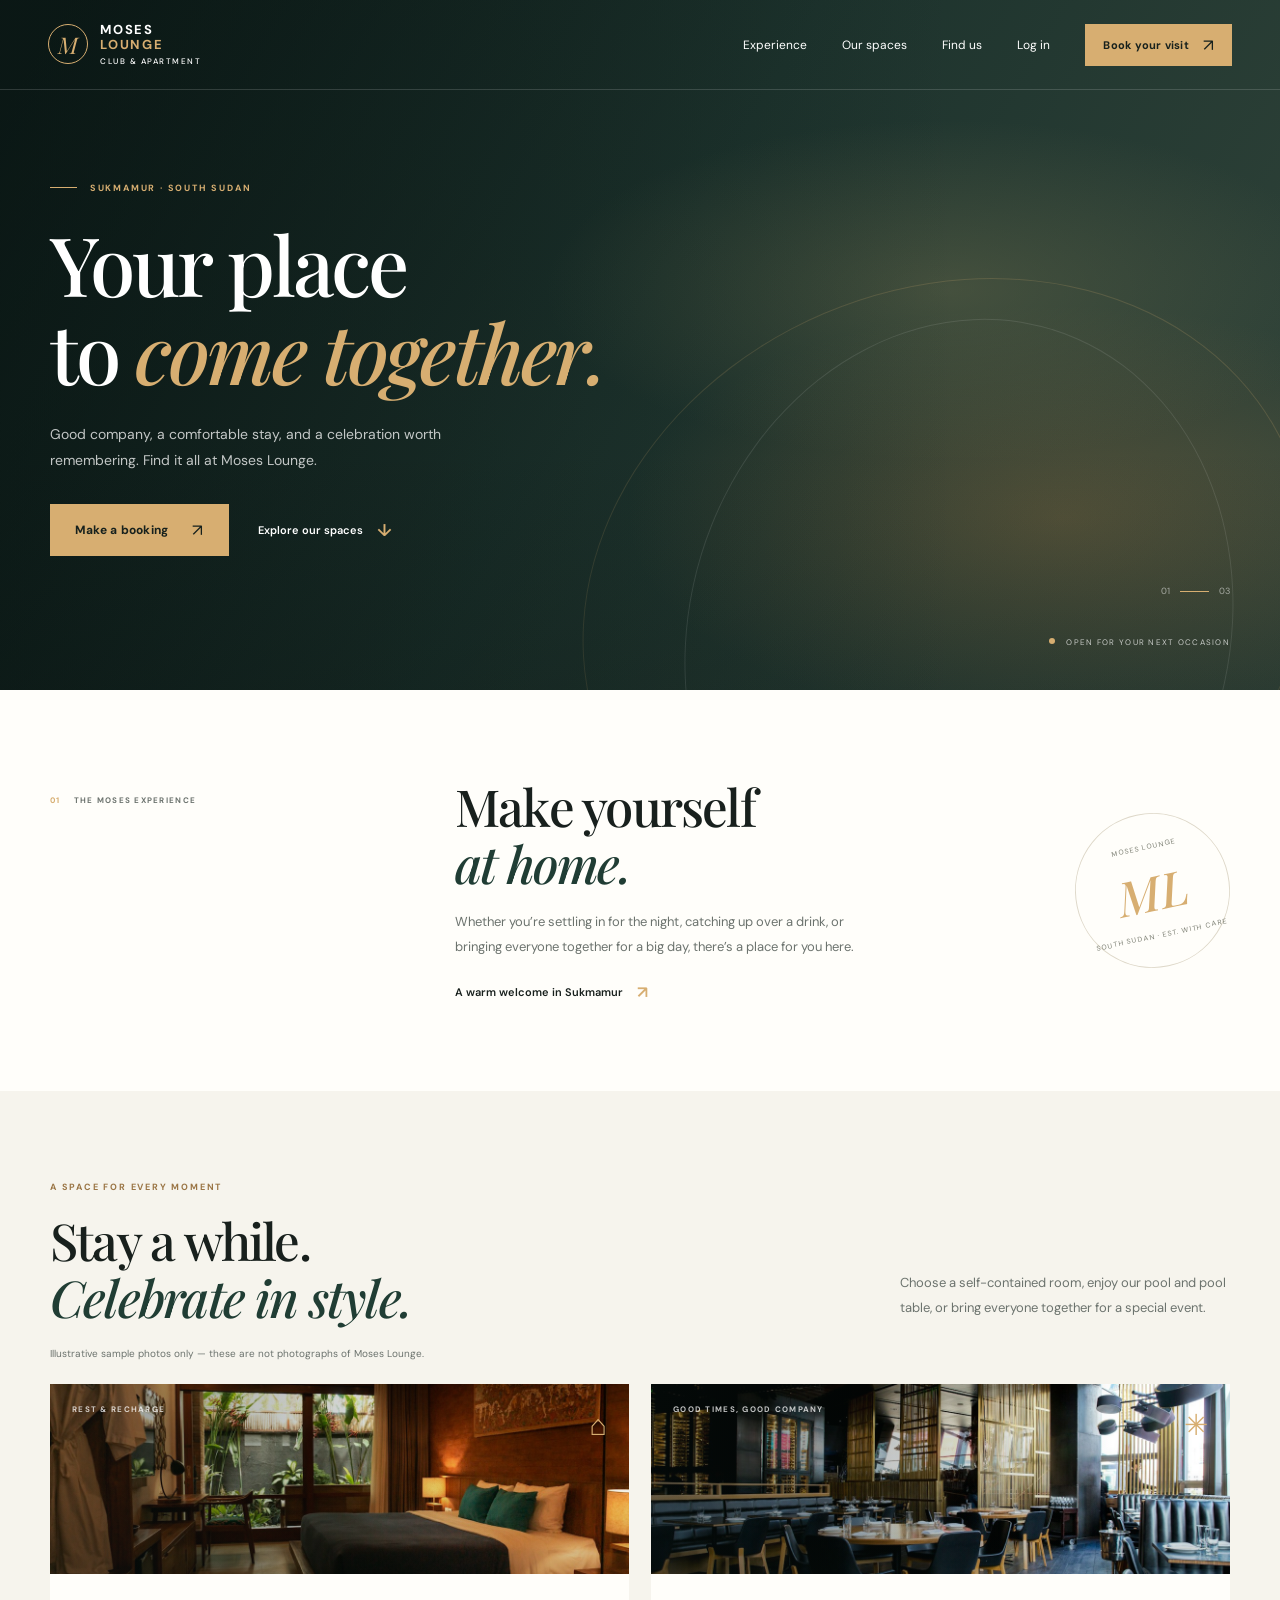
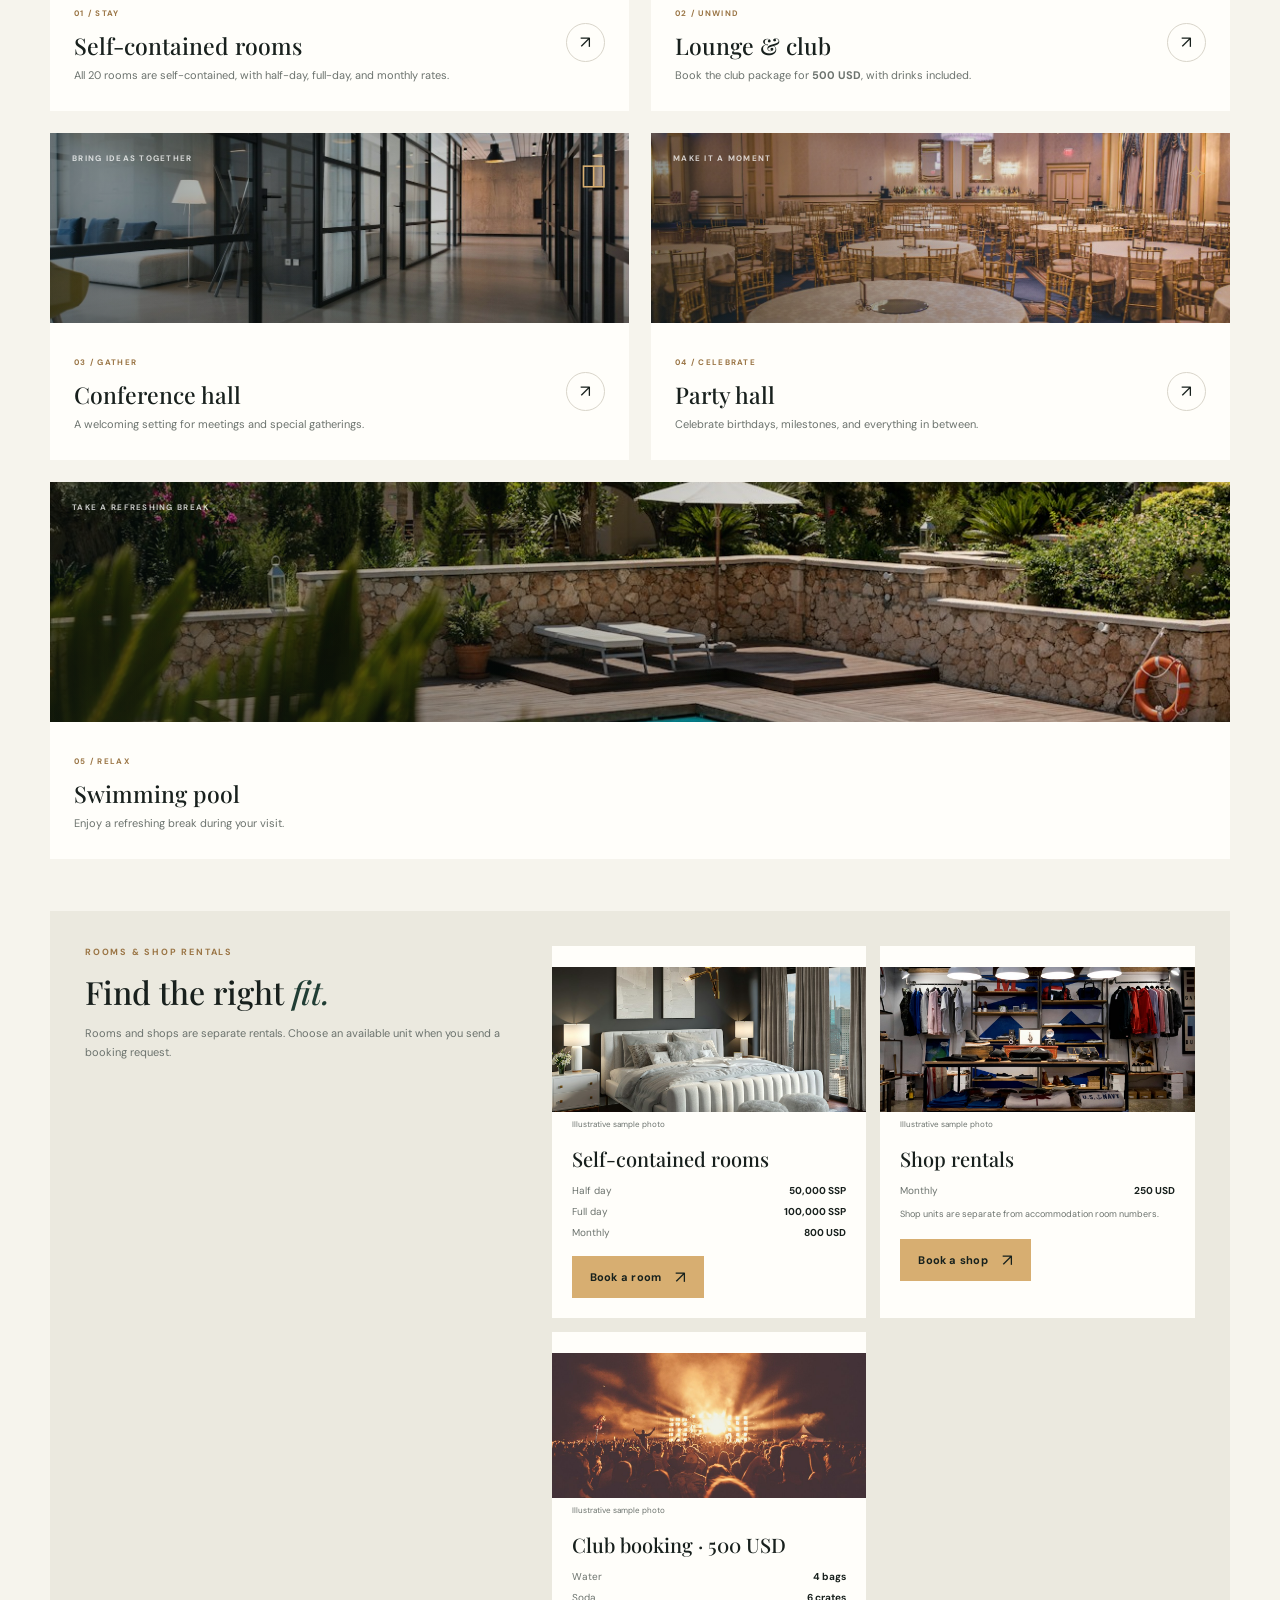
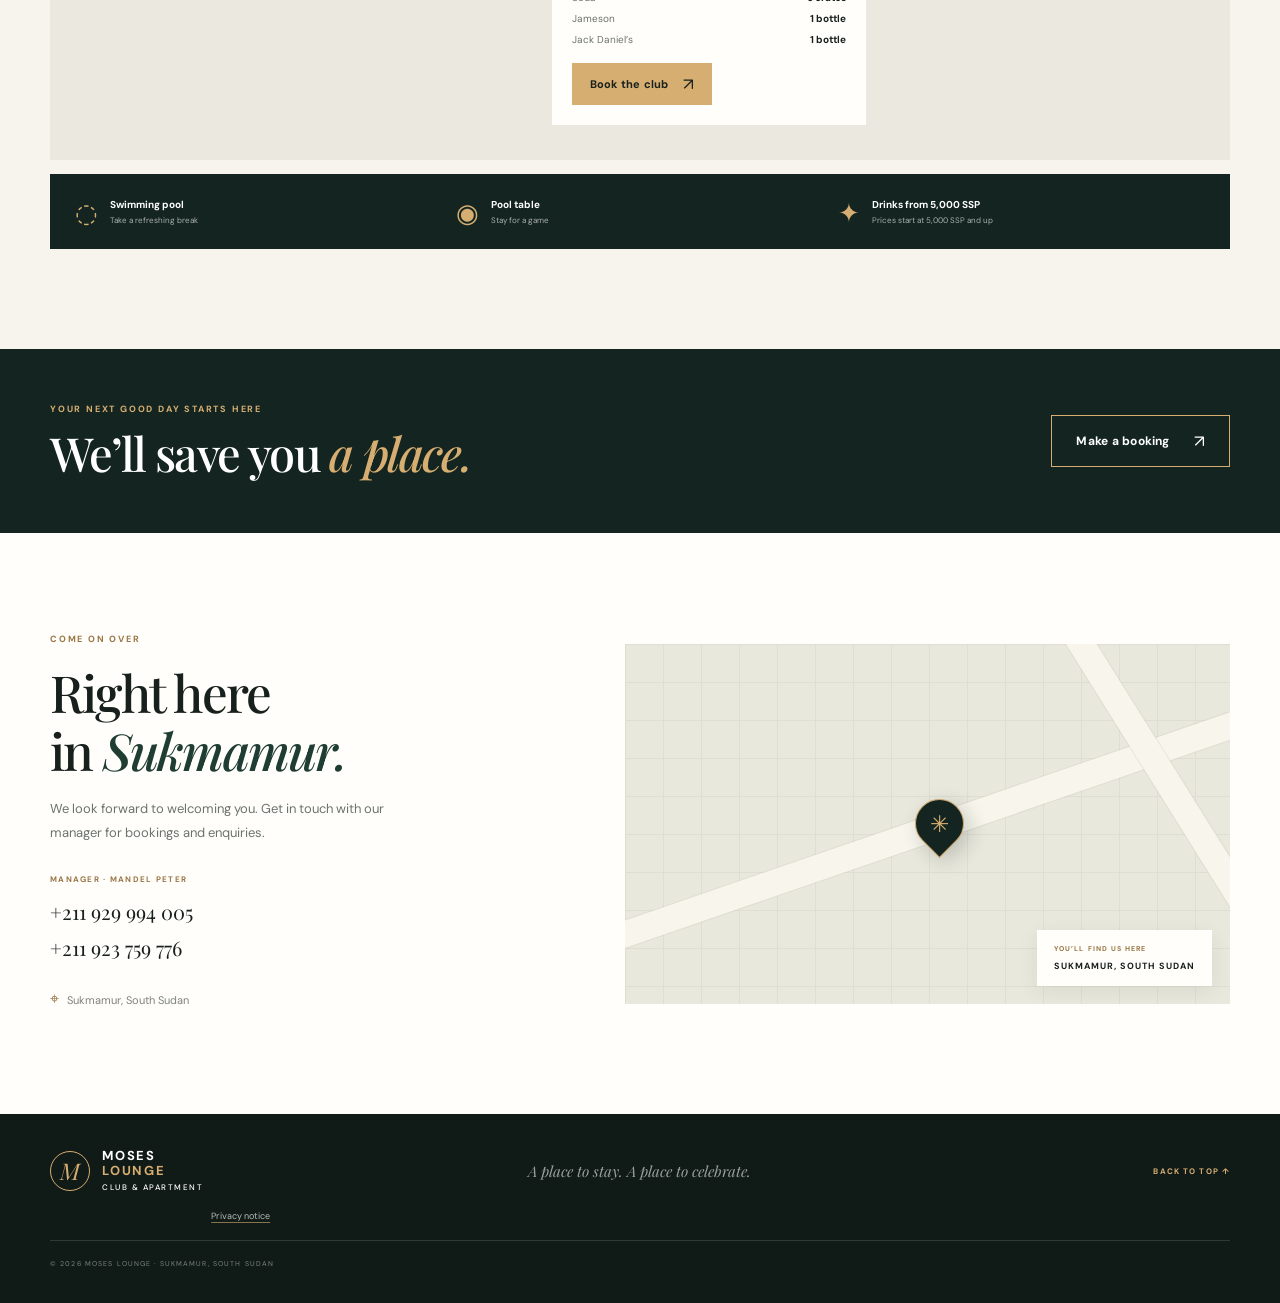
<file: index.html>
<!doctype html>
<html lang="en">
  <head>
    <meta charset="utf-8">
    <meta name="viewport" content="width=device-width, initial-scale=1">
    <meta name="theme-color" content="#101b1a">
    <meta name="description" content="Book a stay, a table, or your next event at Moses Lounge Club & Apartment in Sukmamur, South Sudan.">
    <title>Moses Lounge Club & Apartment | Sukmamur, South Sudan</title>
    <link rel="icon" href="icon.svg" type="image/svg+xml">
    <link rel="apple-touch-icon" href="icon-180.png">
    <link rel="manifest" href="manifest.webmanifest">
    <link rel="stylesheet" href="styles.css?v=7">
    <script src="app.js?v=5" defer></script>
  </head>
  <body>
    <header class="site-header">
      <a class="brand" href="#home" aria-label="Moses Lounge Club and Apartment home">
        <span class="brand-mark" aria-hidden="true">M</span>
        <span class="brand-name">MOSES <span>LOUNGE</span><small>CLUB &amp; APARTMENT</small></span>
      </a>
      <button class="menu-toggle" type="button" aria-expanded="false" aria-controls="site-nav" aria-label="Open navigation">
        <span></span><span></span>
      </button>
      <nav class="site-nav" id="site-nav" aria-label="Main navigation">
        <a href="#experience">Experience</a>
        <a href="#spaces">Our spaces</a>
        <a href="#location">Find us</a>
        <button class="nav-account" type="button" data-account-action="signin">Log in</button>
        <button class="button button-small" type="button" data-book>Book your visit <span aria-hidden="true">↗</span></button>
      </nav>
    </header>

    <main>
      <section class="hero" id="home">
        <div class="hero-shade"></div>
        <div class="hero-content">
          <p class="eyebrow"><span class="eyebrow-line"></span> SUKMAMUR · SOUTH SUDAN</p>
          <h1>Your place<br>to <em>come together.</em></h1>
          <p class="hero-copy">Good company, a comfortable stay, and a celebration worth remembering. Find it all at Moses Lounge.</p>
          <div class="hero-actions">
            <button class="button" type="button" data-book>Make a booking <span aria-hidden="true">↗</span></button>
            <a class="text-link" href="#spaces">Explore our spaces <span aria-hidden="true">↓</span></a>
          </div>
        </div>
        <div class="hero-note"><span class="note-dot"></span> OPEN FOR YOUR NEXT OCCASION</div>
        <div class="hero-index" aria-hidden="true">01 <span></span> 03</div>
      </section>

      <section class="intro section-wrap" id="experience">
        <div class="intro-label"><span class="section-number">01</span><span>THE MOSES EXPERIENCE</span></div>
        <div class="intro-copy">
          <h2>Make yourself<br><em>at home.</em></h2>
          <p>Whether you’re settling in for the night, catching up over a drink, or bringing everyone together for a big day, there’s a place for you here.</p>
          <a class="text-link dark-link" href="#location">A warm welcome in Sukmamur <span aria-hidden="true">↗</span></a>
        </div>
        <div class="intro-stamp" aria-label="Moses Lounge, South Sudan"><span>MOSES LOUNGE</span><b>ML</b><span>SOUTH SUDAN · EST. WITH CARE</span></div>
      </section>

      <section class="spaces-section" id="spaces">
        <div class="section-wrap">
          <div class="section-heading">
            <div><p class="eyebrow dark-eyebrow">A SPACE FOR EVERY MOMENT</p><h2>Stay a while.<br><em>Celebrate in style.</em></h2></div>
            <p>Choose a self-contained room, enjoy our pool and pool table, or bring everyone together for a special event.</p>
          </div>
          <p class="photo-disclaimer">Illustrative sample photos only — these are not photographs of Moses Lounge.</p>
          <div class="spaces-grid">
            <article class="space-card card-apartment">
              <div class="space-art"><img class="space-photo" src="assets/photos/sample-room.jpg" alt="Illustrative sample photo of a comfortable guest room"><span class="art-label">REST &amp; RECHARGE</span><span class="art-icon" aria-hidden="true">⌂</span></div>
              <div class="space-info"><div><span class="space-number">01 / STAY</span><h3>Self-contained rooms</h3><p>All 20 rooms are self-contained, with half-day, full-day, and monthly rates.</p></div><button class="circle-arrow" type="button" data-book-service="Accommodation room" aria-label="Book an accommodation room">↗</button></div>
            </article>
            <article class="space-card card-lounge">
              <div class="space-art"><img class="space-photo" src="assets/photos/sample-lounge.jpg" alt="Illustrative sample photo of a restaurant and lounge"><span class="art-label">GOOD TIMES, GOOD COMPANY</span><span class="art-icon" aria-hidden="true">✳</span></div>
              <div class="space-info"><div><span class="space-number">02 / UNWIND</span><h3>Lounge &amp; club</h3><p>Book the club package for <strong>500 USD</strong>, with drinks included.</p></div><button class="circle-arrow" type="button" data-book-service="Lounge &amp; club" aria-label="Book the lounge and club">↗</button></div>
            </article>
            <article class="space-card card-conference">
              <div class="space-art"><img class="space-photo" src="assets/photos/sample-conference.jpg" alt="Illustrative sample photo of a meeting space"><span class="art-label">BRING IDEAS TOGETHER</span><span class="art-icon" aria-hidden="true">◫</span></div>
              <div class="space-info"><div><span class="space-number">03 / GATHER</span><h3>Conference hall</h3><p>A welcoming setting for meetings and special gatherings.</p></div><button class="circle-arrow" type="button" data-book-service="Conference hall" aria-label="Book the conference hall">↗</button></div>
            </article>
            <article class="space-card card-party">
              <div class="space-art"><img class="space-photo" src="assets/photos/sample-party-hall.jpg" alt="Illustrative sample photo of a decorated event hall"><span class="art-label">MAKE IT A MOMENT</span><span class="art-icon" aria-hidden="true">✧</span></div>
              <div class="space-info"><div><span class="space-number">04 / CELEBRATE</span><h3>Party hall</h3><p>Celebrate birthdays, milestones, and everything in between.</p></div><button class="circle-arrow" type="button" data-book-service="Party hall" aria-label="Book the party hall">↗</button></div>
            </article>
            <article class="space-card card-pool">
              <div class="space-art"><img class="space-photo" src="assets/photos/sample-pool.jpg" alt="Illustrative sample photo of an outdoor swimming pool"><span class="art-label">TAKE A REFRESHING BREAK</span><span class="art-icon" aria-hidden="true">◌</span></div>
              <div class="space-info"><div><span class="space-number">05 / RELAX</span><h3>Swimming pool</h3><p>Enjoy a refreshing break during your visit.</p></div></div>
            </article>
          </div>
          <section class="rental-details" aria-labelledby="rental-heading">
            <div class="rental-heading">
              <p class="eyebrow dark-eyebrow">ROOMS &amp; SHOP RENTALS</p>
              <h3 id="rental-heading">Find the right <em>fit.</em></h3>
              <p>Rooms and shops are separate rentals. Choose an available unit when you send a booking request.</p>
            </div>
            <div class="rental-cards">
              <article class="rental-card">
                <span class="space-number">ACCOMMODATION · ROOMS 1–20</span>
                <figure class="rental-photo-figure"><img class="rental-photo" src="assets/photos/sample-room-2.jpg" alt="Illustrative sample photo of a furnished rental bedroom"><figcaption>Illustrative sample photo</figcaption></figure>
                <h4>Self-contained rooms</h4>
                <ul>
                  <li>Half day <strong>50,000 SSP</strong></li>
                  <li>Full day <strong>100,000 SSP</strong></li>
                  <li>Monthly <strong>800 USD</strong></li>
                </ul>
                <button class="button button-small rental-book" type="button" data-book-service="Accommodation room">Book a room <span aria-hidden="true">↗</span></button>
              </article>
              <article class="rental-card">
                <span class="space-number">COMMERCIAL · SHOPS 1–15</span>
                <figure class="rental-photo-figure"><img class="rental-photo" src="assets/photos/sample-shop.jpg" alt="Illustrative sample photo of a retail shop interior"><figcaption>Illustrative sample photo</figcaption></figure>
                <h4>Shop rentals</h4>
                <ul><li>Monthly <strong>250 USD</strong></li></ul>
                <p>Shop units are separate from accommodation room numbers.</p>
                <button class="button button-small rental-book" type="button" data-book-service="Shop rental">Book a shop <span aria-hidden="true">↗</span></button>
              </article>
              <article class="rental-card">
                <span class="space-number">LOUNGE &amp; CLUB PACKAGE</span>
                <figure class="rental-photo-figure"><img class="rental-photo" src="assets/photos/sample-club.jpg" alt="Illustrative sample photo of a live music and club event"><figcaption>Illustrative sample photo</figcaption></figure>
                <h4>Club booking · 500 USD</h4>
                <ul>
                  <li>Water <strong>4 bags</strong></li>
                  <li>Soda <strong>6 crates</strong></li>
                  <li>Jameson <strong>1 bottle</strong></li>
                  <li>Jack Daniel’s <strong>1 bottle</strong></li>
                </ul>
                <button class="button button-small rental-book" type="button" data-book-service="Lounge &amp; club">Book the club <span aria-hidden="true">↗</span></button>
              </article>
            </div>
          </section>
          <div class="amenities-row">
            <div><span class="amenity-symbol" aria-hidden="true">◌</span><span><strong>Swimming pool</strong><small>Take a refreshing break</small></span></div>
            <div><span class="amenity-symbol" aria-hidden="true">◉</span><span><strong>Pool table</strong><small>Stay for a game</small></span></div>
            <div><span class="amenity-symbol" aria-hidden="true">✦</span><span><strong>Drinks from 5,000 SSP</strong><small>Prices start at 5,000 SSP and up</small></span></div>
          </div>
        </div>
      </section>

      <section class="booking-strip">
        <div class="section-wrap strip-inner"><div><p class="eyebrow">YOUR NEXT GOOD DAY STARTS HERE</p><h2>We’ll save you <em>a place.</em></h2></div><button class="button button-light" type="button" data-book>Make a booking <span aria-hidden="true">↗</span></button></div>
      </section>

      <section class="location-section section-wrap" id="location">
        <div class="location-copy">
          <p class="eyebrow dark-eyebrow">COME ON OVER</p>
          <h2>Right here<br>in <em>Sukmamur.</em></h2>
          <p>We look forward to welcoming you. Get in touch with our manager for bookings and enquiries.</p>
          <div class="contact-details">
            <span class="contact-label">MANAGER · MANDEL PETER</span>
            <a href="tel:+211929994005">+211 929 994 005</a>
            <a href="tel:+211923759776">+211 923 759 776</a>
          </div>
          <p class="location-address"><span aria-hidden="true">⌖</span> Sukmamur, South Sudan</p>
        </div>
        <div class="location-card" role="img" aria-label="Moses Lounge Club and Apartment in Sukmamur, South Sudan">
          <div class="map-grid"></div><div class="map-road road-one"></div><div class="map-road road-two"></div>
          <div class="map-pin"><span>✳</span></div><div class="map-caption"><span>YOU’LL FIND US HERE</span><b>SUKMAMUR, SOUTH SUDAN</b></div>
        </div>
      </section>

      <section class="my-bookings section-wrap" id="my-bookings" hidden>
        <div class="bookings-heading"><div><p class="eyebrow dark-eyebrow">YOUR PLANS</p><h2>My bookings</h2></div><button class="button button-small" type="button" data-book>New booking <span aria-hidden="true">↗</span></button></div>
        <div id="booking-list" class="booking-list" aria-live="polite"></div>
      </section>
    </main>

    <footer class="site-footer">
      <a class="brand footer-brand" href="#home"><span class="brand-mark" aria-hidden="true">M</span><span class="brand-name">MOSES <span>LOUNGE</span><small>CLUB &amp; APARTMENT</small></span></a>
      <span class="footer-note">A place to stay. A place to celebrate.</span>
      <a class="footer-top" href="#home">BACK TO TOP ↑</a>
      <a class="footer-privacy" href="privacy.html">Privacy notice</a>
      <span class="copyright">© <span id="year"></span> MOSES LOUNGE · SUKMAMUR, SOUTH SUDAN</span>
    </footer>

    <dialog class="modal" id="account-dialog" aria-labelledby="account-title">
      <form method="dialog"><button class="modal-close" aria-label="Close" value="close">×</button></form>
      <div class="modal-content">
        <p class="eyebrow dark-eyebrow">WELCOME TO MOSES LOUNGE</p>
        <h2 id="account-title">Your plans,<br><em>all in one place.</em></h2>
        <div class="auth-tabs" role="tablist" aria-label="Account options">
          <button class="auth-tab is-active" type="button" role="tab" aria-selected="true" data-auth-tab="signin">Log in</button>
          <button class="auth-tab" type="button" role="tab" aria-selected="false" data-auth-tab="signup">Create account</button>
        </div>
        <button class="google-signin" id="google-signin" type="button">Continue with Google</button>
        <p class="google-note">Gmail addresses work in the email form below. Google account sign-in needs Google OAuth setup.</p>
        <form id="auth-form" class="modal-form">
          <label id="name-field" hidden>Full name<input name="name" autocomplete="name" minlength="2"></label>
          <label>Email or Gmail address<input name="email" type="email" autocomplete="email" placeholder="you@gmail.com" required></label>
          <label>Password<input name="password" type="password" autocomplete="current-password" minlength="8" required></label>
          <p class="form-note">This demo keeps your account on this device only. Do not reuse an important password.</p>
          <p class="form-message" id="auth-message" aria-live="polite"></p>
          <button class="button form-submit" type="submit" id="auth-submit">Log in <span aria-hidden="true">↗</span></button>
        </form>
      </div>
    </dialog>

    <dialog class="modal" id="booking-dialog" aria-labelledby="booking-title">
      <form method="dialog"><button class="modal-close" aria-label="Close" value="close">×</button></form>
      <div class="modal-content">
        <p class="eyebrow dark-eyebrow">LET’S MAKE IT HAPPEN</p>
        <h2 id="booking-title">Plan your <em>visit.</em></h2>
        <p class="modal-intro">Send us your booking request and we’ll be in touch to confirm the details.</p>
        <form id="booking-form" class="modal-form">
          <label>What would you like to book?
            <select name="service" required>
              <option value="">Choose a space</option>
              <option value="Accommodation room">Self-contained accommodation room (1–20)</option>
              <option value="Shop rental">Shop unit (1–15)</option>
              <option>Lounge &amp; club</option><option>Conference hall</option><option>Party hall</option>
            </select>
          </label>
          <div class="form-row booking-unit-row" id="unit-row" hidden>
            <label id="unit-label" for="booking-unit">Choose a unit</label>
            <select name="unit" id="booking-unit" required></select>
          </div>
          <label id="duration-field" hidden>Rental period
            <select name="duration">
              <option value="">Choose a period</option>
              <option value="half-day">Half day · 50,000 SSP</option>
              <option value="full-day">Full day · 100,000 SSP</option>
              <option value="monthly-room">Monthly · 800 USD</option>
            </select>
          </label>
          <p class="booking-price" id="booking-price" aria-live="polite"></p>
          <div class="form-row">
            <label>Date<input name="date" type="date" required></label>
            <label>Guests<input name="guests" type="number" min="1" max="500" value="2" required></label>
          </div>
          <label>Anything we should know? <span class="optional">(optional)</span><textarea name="notes" rows="3" maxlength="500" placeholder="Tell us about your plans…"></textarea></label>
          <p class="form-note">Your request is saved on this device. Please call Mandel Peter to confirm availability.</p>
          <p class="form-message" id="booking-message" aria-live="polite"></p>
          <button class="button form-submit" type="submit">Send booking request <span aria-hidden="true">↗</span></button>
        </form>
      </div>
    </dialog>

    <div class="toast" id="toast" role="status" aria-live="polite"></div>
  </body>
</html>
</file>
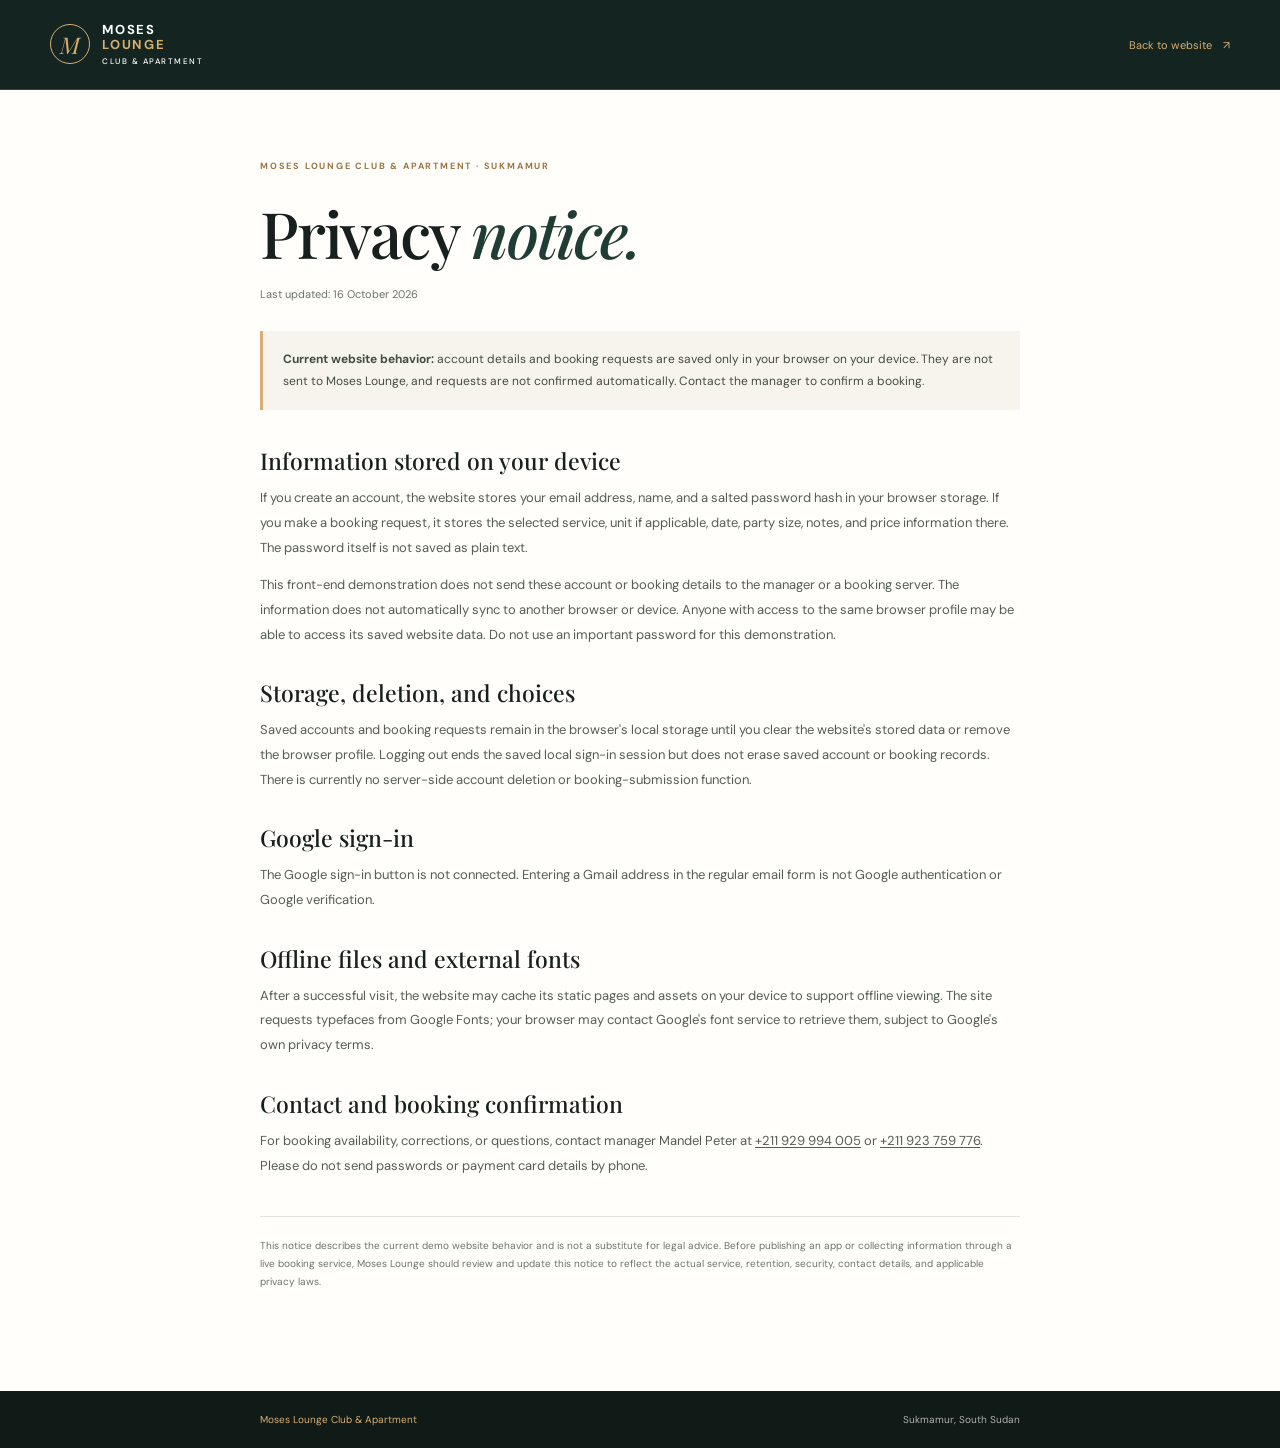
<file: privacy.html>
<!doctype html>
<html lang="en">
  <head>
    <meta charset="utf-8">
    <meta name="viewport" content="width=device-width, initial-scale=1">
    <meta name="theme-color" content="#101b1a">
    <meta name="description" content="Privacy notice for the Moses Lounge Club & Apartment website and app.">
    <title>Privacy notice | Moses Lounge Club & Apartment</title>
    <link rel="icon" href="icon.svg" type="image/svg+xml">
    <link rel="stylesheet" href="styles.css?v=7">
  </head>
  <body>
    <header class="site-header privacy-header">
      <a class="brand" href="./" aria-label="Moses Lounge Club and Apartment home">
        <span class="brand-mark" aria-hidden="true">M</span>
        <span class="brand-name">MOSES <span>LOUNGE</span><small>CLUB &amp; APARTMENT</small></span>
      </a>
      <a class="privacy-home" href="./">Back to website <span aria-hidden="true">↗</span></a>
    </header>
    <main class="privacy-page">
      <p class="eyebrow dark-eyebrow">MOSES LOUNGE CLUB &amp; APARTMENT · SUKMAMUR</p>
      <h1>Privacy <em>notice.</em></h1>
      <p class="privacy-updated">Last updated: 16 October 2026</p>
      <div class="privacy-warning"><strong>Current website behavior:</strong> account details and booking requests are saved only in your browser on your device. They are not sent to Moses Lounge, and requests are not confirmed automatically. Contact the manager to confirm a booking.</div>

      <h2>Information stored on your device</h2>
      <p>If you create an account, the website stores your email address, name, and a salted password hash in your browser storage. If you make a booking request, it stores the selected service, unit if applicable, date, party size, notes, and price information there. The password itself is not saved as plain text.</p>
      <p>This front-end demonstration does not send these account or booking details to the manager or a booking server. The information does not automatically sync to another browser or device. Anyone with access to the same browser profile may be able to access its saved website data. Do not use an important password for this demonstration.</p>

      <h2>Storage, deletion, and choices</h2>
      <p>Saved accounts and booking requests remain in the browser's local storage until you clear the website's stored data or remove the browser profile. Logging out ends the saved local sign-in session but does not erase saved account or booking records. There is currently no server-side account deletion or booking-submission function.</p>

      <h2>Google sign-in</h2>
      <p>The Google sign-in button is not connected. Entering a Gmail address in the regular email form is not Google authentication or Google verification.</p>

      <h2>Offline files and external fonts</h2>
      <p>After a successful visit, the website may cache its static pages and assets on your device to support offline viewing. The site requests typefaces from Google Fonts; your browser may contact Google's font service to retrieve them, subject to Google's own privacy terms.</p>

      <h2>Contact and booking confirmation</h2>
      <p>For booking availability, corrections, or questions, contact manager Mandel Peter at <a href="tel:+211929994005">+211 929 994 005</a> or <a href="tel:+211923759776">+211 923 759 776</a>. Please do not send passwords or payment card details by phone.</p>

      <p class="privacy-disclaimer">This notice describes the current demo website behavior and is not a substitute for legal advice. Before publishing an app or collecting information through a live booking service, Moses Lounge should review and update this notice to reflect the actual service, retention, security, contact details, and applicable privacy laws.</p>
    </main>
    <footer class="privacy-footer"><a href="./">Moses Lounge Club &amp; Apartment</a><span>Sukmamur, South Sudan</span></footer>
  </body>
</html>
</file>
<file: styles.css>
@import url("https://fonts.googleapis.com/css2?family=DM+Sans:wght@400;500;600;700&family=Playfair+Display:ital,wght@0,500;0,600;0,700;1,500;1,600&display=swap");

:root {
  color-scheme: light;
  --ink: #18201d;
  --muted: #6c736e;
  --forest: #142521;
  --forest-light: #203d34;
  --gold: #d7ae71;
  --cream: #f6f4ed;
  --paper: #fffefa;
  --line: #e4e2da;
  --serif: "Playfair Display", Georgia, serif;
  --sans: "DM Sans", Arial, sans-serif;
}

* { box-sizing: border-box; }
html { scroll-behavior: smooth; scroll-padding-top: 82px; }
body { margin: 0; color: var(--ink); background: var(--paper); font-family: var(--sans); -webkit-font-smoothing: antialiased; }
button, input, select, textarea { font: inherit; }
button, a { -webkit-tap-highlight-color: transparent; }
a { color: inherit; text-decoration: none; }
button { color: inherit; }
.section-wrap { width: min(1180px, calc(100% - 96px)); margin-inline: auto; }

.site-header { position: absolute; z-index: 5; top: 0; left: 0; display: flex; align-items: center; justify-content: space-between; width: 100%; height: 90px; padding: 0 max(48px, calc((100vw - 1330px) / 2)); color: white; border-bottom: 1px solid rgb(255 255 255 / 15%); }
.brand { display: inline-flex; align-items: center; gap: 12px; flex-shrink: 0; }
.brand-mark { display: grid; width: 40px; height: 40px; place-items: center; border: 1px solid var(--gold); border-radius: 50%; color: var(--gold); font-family: var(--serif); font-size: 23px; font-style: italic; }
.brand-name { display: flex; flex-direction: column; font-size: 13px; font-weight: 700; letter-spacing: .14em; line-height: 1.1; }
.brand-name > span { color: var(--gold); }
.brand-name small { margin-top: 5px; font-size: 8px; font-weight: 500; letter-spacing: .19em; }
.site-nav { display: flex; align-items: center; gap: 35px; font-size: 12px; }
.site-nav > a:not(.button), .nav-account { transition: color .2s; }
.site-nav > a:not(.button):hover, .nav-account:hover { color: var(--gold); }
.nav-account { padding: 10px 0; border: 0; color: white; background: transparent; cursor: pointer; }
.button { display: inline-flex; min-height: 52px; align-items: center; justify-content: center; gap: 24px; padding: 0 24px; border: 1px solid var(--gold); background: var(--gold); color: #17211d; font-size: 12px; font-weight: 700; letter-spacing: .02em; cursor: pointer; transition: background .2s, color .2s, border-color .2s; }
.button:hover { border-color: #ecc88f; background: #ecc88f; }
.button span { font-size: 17px; font-weight: 400; }
.button-small { min-height: 42px; gap: 14px; padding-inline: 17px; font-size: 11px; }
.menu-toggle { display: none; }

.hero { position: relative; display: flex; min-height: 690px; align-items: center; overflow: hidden; padding: 110px max(48px, calc((100vw - 1180px) / 2)) 92px; color: white; background: radial-gradient(ellipse at 74% 42%, rgb(112 111 77 / 43%) 0%, transparent 30%), radial-gradient(ellipse at 83% 75%, rgb(178 125 65 / 30%) 0%, transparent 29%), linear-gradient(120deg, #0d1c19 4%, #1d332d 49%, #31443a 100%); }
.hero::before, .hero::after { position: absolute; right: -3%; bottom: -32%; width: 58%; height: 90%; border: 1px solid rgb(215 174 113 / 19%); border-radius: 50%; content: ""; transform: rotate(-23deg); }
.hero::after { right: 4%; bottom: -38%; width: 42%; height: 92%; border-color: rgb(255 255 255 / 10%); transform: rotate(17deg); }
.hero-shade { position: absolute; inset: 0; background: linear-gradient(90deg, rgb(8 19 17 / 50%) 0%, transparent 75%), linear-gradient(0deg, rgb(9 19 17 / 20%), transparent 35%); }
.hero-content { position: relative; z-index: 1; width: min(590px, 100%); padding-top: 30px; }
.eyebrow { margin: 0 0 25px; color: var(--gold); font-size: 9px; font-weight: 700; letter-spacing: .2em; }
.eyebrow-line { display: inline-block; width: 27px; height: 1px; margin: 0 9px 3px 0; background: var(--gold); }
h1, h2, h3, p { margin-top: 0; }
.hero h1 { margin: 0; font-family: var(--serif); font-size: clamp(54px, 6.4vw, 82px); font-weight: 500; letter-spacing: -.035em; line-height: 1.08; }
h1 em, h2 em { color: var(--gold); font-weight: 500; }
.hero-copy { max-width: 410px; margin: 25px 0 30px; color: rgb(255 255 255 / 75%); font-size: 14px; line-height: 1.9; }
.hero-actions { display: flex; align-items: center; gap: 29px; }
.text-link { display: inline-flex; align-items: center; gap: 14px; font-size: 11px; font-weight: 600; }
.text-link span { color: var(--gold); font-size: 17px; }
.hero-note { position: absolute; z-index: 1; right: max(48px, calc((100vw - 1180px) / 2)); bottom: 43px; color: rgb(255 255 255 / 72%); font-size: 8px; letter-spacing: .16em; }
.note-dot { display: inline-block; width: 6px; height: 6px; margin: 0 8px 1px 0; border-radius: 50%; background: var(--gold); }
.hero-index { position: absolute; right: max(48px, calc((100vw - 1180px) / 2)); bottom: 93px; display: flex; align-items: center; gap: 10px; color: rgb(255 255 255 / 55%); font-size: 9px; }
.hero-index span { width: 29px; height: 1px; background: var(--gold); }

.intro { display: grid; min-height: 390px; grid-template-columns: 1fr 1.3fr .7fr; align-items: center; gap: 35px; padding-block: 88px; }
.intro-label { align-self: start; display: flex; align-items: center; gap: 13px; padding-top: 17px; color: var(--muted); font-size: 8px; font-weight: 700; letter-spacing: .16em; }
.section-number { color: var(--gold); }
.intro-copy h2, .section-heading h2, .location-copy h2, .booking-strip h2, .modal h2, .bookings-heading h2 { margin: 0 0 18px; font-family: var(--serif); font-size: clamp(37px, 4vw, 51px); font-weight: 500; letter-spacing: -.035em; line-height: 1.12; }
.intro-copy h2 em, .section-heading h2 em, .location-copy h2 em, .modal h2 em { color: var(--forest-light); }
.intro-copy > p, .section-heading > p, .location-copy > p:not(.eyebrow) { max-width: 410px; color: var(--muted); font-size: 13px; line-height: 1.9; }
.dark-link { margin-top: 8px; color: var(--ink); }
.intro-stamp { display: flex; width: 155px; height: 155px; flex-direction: column; align-items: center; justify-content: center; justify-self: end; gap: 8px; border: 1px solid #ded8c9; border-radius: 50%; color: #7a7d71; font-size: 7px; letter-spacing: .14em; text-align: center; transform: rotate(-12deg); }
.intro-stamp b { color: var(--gold); font-family: var(--serif); font-size: 48px; font-weight: 500; font-style: italic; }

.spaces-section { padding: 90px 0 100px; background: var(--cream); }
.section-heading { display: flex; align-items: end; justify-content: space-between; gap: 40px; margin-bottom: 40px; }
.dark-eyebrow { margin-bottom: 19px; color: #9a7545; }
.section-heading h2 { margin: 0; }
.section-heading > p { max-width: 330px; margin-bottom: 5px; }
.photo-disclaimer { margin: -20px 0 22px; color: var(--muted); font-size: 10px; line-height: 1.6; }
.spaces-grid { display: grid; grid-template-columns: repeat(2, 1fr); gap: 22px; }
.space-card { overflow: hidden; background: var(--paper); }
.space-art { position: relative; display: flex; height: 190px; align-items: start; justify-content: space-between; overflow: hidden; padding: 20px 22px; color: white; }
.space-photo { position: absolute; inset: 0; width: 100%; height: 100%; object-fit: cover; }
.space-art::after { position: absolute; inset: 0; background: linear-gradient(90deg, rgb(8 19 17 / 48%), transparent 80%), linear-gradient(0deg, rgb(9 19 17 / 20%), transparent 55%); content: ""; }
.art-label, .space-number { color: rgb(255 255 255 / 75%); font-size: 8px; font-weight: 700; letter-spacing: .16em; }
.art-label, .art-icon { position: relative; z-index: 1; }
.art-icon { color: var(--gold); font-family: var(--serif); font-size: 29px; }
.card-apartment .space-art { background: linear-gradient(135deg, #31453c, #78836e); }
.card-lounge .space-art { background: linear-gradient(135deg, #2c352e, #8b684b); }
.card-conference .space-art { background: linear-gradient(135deg, #455449, #83917b); }
.card-party .space-art { background: linear-gradient(135deg, #3e3838, #9d7052); }
.card-pool { grid-column: 1 / -1; }
.card-pool .space-art { height: 240px; }
.space-info { display: flex; min-height: 137px; align-items: center; justify-content: space-between; gap: 15px; padding: 23px 24px; }
.space-number { color: #9a7545; }
.space-info h3 { margin: 9px 0 6px; font-family: var(--serif); font-size: 23px; font-weight: 500; }
.space-info p { margin: 0; color: var(--muted); font-size: 11px; line-height: 1.6; }
.circle-arrow { display: grid; width: 39px; height: 39px; flex: 0 0 39px; place-items: center; border: 1px solid #d9d5ca; border-radius: 50%; background: transparent; font-size: 17px; cursor: pointer; transition: color .2s, background .2s, border-color .2s; }
.circle-arrow:hover { border-color: var(--forest); background: var(--forest); color: white; }
.rental-details { display: grid; grid-template-columns: .8fr 1.2fr; gap: 38px; margin-top: 52px; padding: 35px; background: #ebe9df; }
.rental-heading .eyebrow { margin-bottom: 12px; }
.rental-heading h3 { margin: 0 0 11px; font-family: var(--serif); font-size: 32px; font-weight: 500; }
.rental-heading h3 em { color: var(--forest-light); font-weight: 500; }
.rental-heading > p:last-child, .rental-card > p { margin: 0; color: var(--muted); font-size: 11px; line-height: 1.7; }
.rental-cards { display: grid; grid-template-columns: 1fr 1fr; gap: 14px; }
.rental-card { padding: 20px; background: var(--paper); }
.rental-card .space-number { color: #9a7545; font-size: 7px; }
.rental-photo-figure { margin: -20px -20px 16px; }
.rental-photo { display: block; width: 100%; height: 145px; object-fit: cover; }
.rental-photo-figure figcaption { padding: 7px 20px 0; color: var(--muted); font-size: 8px; }
.rental-card h4 { margin: 12px 0; font-family: var(--serif); font-size: 20px; font-weight: 500; }
.rental-card ul { display: grid; gap: 8px; margin: 0; padding: 0; list-style: none; }
.rental-card li { display: flex; justify-content: space-between; gap: 10px; color: var(--muted); font-size: 10px; }
.rental-card li strong { color: var(--ink); text-align: right; }
.rental-card > p { margin-top: 10px; font-size: 9px; }
.rental-book { margin-top: 17px; }
.amenities-row { display: grid; grid-template-columns: repeat(3, 1fr); gap: 14px; margin-top: 14px; padding: 20px 25px; background: var(--forest); color: white; }
.amenities-row > div { display: flex; align-items: center; gap: 12px; }
.amenity-symbol { color: var(--gold); font-family: var(--serif); font-size: 26px; }
.amenities-row strong, .amenities-row small { display: block; }
.amenities-row strong { font-size: 10px; }
.amenities-row small { margin-top: 4px; color: rgb(255 255 255 / 63%); font-size: 8px; }

.booking-strip { padding: 54px 0; color: white; background: var(--forest); }
.strip-inner { display: flex; align-items: center; justify-content: space-between; gap: 24px; }
.booking-strip .eyebrow { margin-bottom: 12px; }
.booking-strip h2 { margin: 0; font-size: clamp(34px, 4vw, 47px); }
.booking-strip h2 em { color: var(--gold); }
.button-light { border-color: var(--gold); background: transparent; color: white; }
.button-light:hover { background: var(--gold); color: var(--ink); }

.location-section { display: grid; grid-template-columns: .9fr 1.1fr; align-items: center; gap: 80px; padding-block: 100px; }
.location-copy h2 { margin-bottom: 18px; }
.location-copy > p:not(.eyebrow) { max-width: 380px; }
.contact-details { display: flex; flex-direction: column; align-items: start; gap: 9px; margin-top: 28px; }
.contact-label { margin-bottom: 5px; color: #9a7545; font-size: 8px; font-weight: 700; letter-spacing: .16em; }
.contact-details a { font-family: var(--serif); font-size: 20px; }
.contact-details a:hover { color: #9a7545; }
.location-address { margin: 23px 0 0 !important; color: #7e827c !important; font-size: 11px !important; }
.location-address span { margin-right: 5px; color: #9a7545; font-size: 16px; }
.location-card { position: relative; min-height: 360px; overflow: hidden; background: #e9e8dd; }
.map-grid { position: absolute; inset: 0; background-image: linear-gradient(#d4d5c9 1px, transparent 1px), linear-gradient(90deg, #d4d5c9 1px, transparent 1px); background-size: 38px 38px; opacity: .5; }
.map-road { position: absolute; height: 26px; background: #f7f5ec; box-shadow: 0 0 0 1px rgb(184 185 169 / 23%); }
.road-one { top: 47%; left: -13%; width: 130%; transform: rotate(-19deg); }
.road-two { top: 33%; left: 34%; width: 110%; transform: rotate(58deg); }
.map-pin { position: absolute; top: 43%; left: 48%; display: grid; width: 49px; height: 49px; place-items: center; border: 1px solid #d1aa71; border-radius: 50% 50% 50% 0; background: var(--forest); color: var(--gold); font-size: 23px; box-shadow: 0 8px 20px rgb(19 33 28 / 20%); transform: rotate(-45deg); }
.map-pin span { transform: rotate(45deg); }
.map-caption { position: absolute; right: 18px; bottom: 18px; display: flex; flex-direction: column; gap: 7px; padding: 14px 17px; background: var(--paper); box-shadow: 0 5px 20px rgb(25 35 28 / 8%); }
.map-caption span { color: #9a7545; font-size: 7px; font-weight: 700; letter-spacing: .15em; }
.map-caption b { font-size: 9px; letter-spacing: .11em; }

.my-bookings { padding-block: 55px 85px; border-top: 1px solid var(--line); }
.my-bookings[hidden] { display: none; }
.bookings-heading { display: flex; align-items: center; justify-content: space-between; margin-bottom: 24px; }
.bookings-heading h2 { margin: 0; font-size: 38px; }
.booking-list { display: grid; grid-template-columns: repeat(2, minmax(0, 1fr)); gap: 14px; }
.booking-item { display: flex; align-items: start; justify-content: space-between; gap: 18px; padding: 20px; border: 1px solid var(--line); }
.booking-item h3 { margin: 0 0 8px; font-family: var(--serif); font-size: 20px; font-weight: 500; }
.booking-item p { margin: 0; color: var(--muted); font-size: 11px; line-height: 1.7; }
.booking-status { flex: 0 0 auto; color: #80623d; font-size: 8px; font-weight: 700; letter-spacing: .1em; text-transform: uppercase; }

.site-footer { display: grid; grid-template-columns: 1fr 1fr 1fr; align-items: center; gap: 18px; padding: 35px max(48px, calc((100vw - 1180px) / 2)); color: white; background: #101b18; }
.footer-brand { justify-self: start; }
.footer-note { color: rgb(255 255 255 / 58%); font-family: var(--serif); font-size: 15px; font-style: italic; text-align: center; }
.footer-top { justify-self: end; color: var(--gold); font-size: 8px; font-weight: 700; letter-spacing: .14em; }
.footer-privacy { justify-self: center; color: rgb(255 255 255 / 70%); font-size: 9px; text-decoration: underline; text-decoration-color: rgb(215 174 113 / 60%); text-underline-offset: 3px; }
.copyright { grid-column: 1 / -1; padding-top: 18px; border-top: 1px solid rgb(255 255 255 / 13%); color: rgb(255 255 255 / 45%); font-size: 7px; letter-spacing: .16em; }

.modal { position: fixed; width: min(510px, calc(100% - 28px)); max-height: min(90vh, 760px); padding: 0; overflow: auto; border: 0; background: var(--paper); color: var(--ink); box-shadow: 0 24px 90px rgb(0 0 0 / 28%); }
.modal::backdrop { background: rgb(9 20 16 / 70%); backdrop-filter: blur(3px); }
.modal-content { padding: 44px 46px 42px; }
.modal-content > .eyebrow { margin-bottom: 14px; }
.modal h2 { margin-bottom: 24px; font-size: 40px; }
.modal-intro { margin: -12px 0 22px; color: var(--muted); font-size: 12px; line-height: 1.7; }
.modal-close { position: absolute; z-index: 1; top: 14px; right: 16px; display: grid; width: 34px; height: 34px; place-items: center; border: 1px solid var(--line); border-radius: 50%; background: transparent; color: var(--ink); font-size: 22px; cursor: pointer; }
.modal form[method="dialog"] { margin: 0; }
.auth-tabs { display: flex; gap: 22px; margin: 0 0 21px; border-bottom: 1px solid var(--line); }
.auth-tab { position: relative; padding: 0 0 12px; border: 0; background: transparent; color: var(--muted); font-size: 11px; cursor: pointer; }
.auth-tab.is-active { color: var(--ink); font-weight: 700; }
.auth-tab.is-active::after { position: absolute; right: 0; bottom: -1px; left: 0; height: 2px; background: var(--gold); content: ""; }
.google-signin { display: flex; width: 100%; min-height: 44px; align-items: center; justify-content: center; gap: 10px; border: 1px solid #d9d8d1; background: white; color: var(--ink); font-size: 11px; font-weight: 600; cursor: pointer; }
.google-signin:hover { background: #f6f5f1; }
.google-signin::before { content: "G"; color: #4285f4; font-family: Arial, sans-serif; font-size: 17px; font-weight: 700; }
.google-note { margin: -6px 0 0; color: var(--muted); font-size: 9px; line-height: 1.6; }
.modal-form { display: flex; flex-direction: column; gap: 14px; }
.modal-form [hidden] { display: none; }
.modal [hidden] { display: none; }
.modal-form label { display: flex; flex-direction: column; gap: 7px; font-size: 10px; font-weight: 700; }
.modal-form input, .modal-form select, .modal-form textarea { width: 100%; min-height: 44px; padding: 11px 12px; border: 1px solid #deddd5; border-radius: 0; outline: none; background: white; color: var(--ink); font-size: 12px; font-weight: 400; }
.modal-form textarea { resize: vertical; }
.modal-form input:focus, .modal-form select:focus, .modal-form textarea:focus { border-color: #9a7545; box-shadow: 0 0 0 2px rgb(215 174 113 / 20%); }
.form-note { margin: 0; color: var(--muted); font-size: 9px; line-height: 1.6; }
.form-message { min-height: 0; margin: 0; color: #a23d30; font-size: 11px; line-height: 1.5; }
.form-message:empty { display: none; }
.form-message.success { color: #285f45; }
.form-submit { width: 100%; margin-top: 2px; }
.form-row { display: grid; grid-template-columns: 1fr .65fr; gap: 13px; }
.booking-unit-row { grid-template-columns: 1fr; }
.booking-price { margin: -3px 0 0; color: #80623d; font-size: 11px; font-weight: 700; }
.booking-price:empty { display: none; }
.optional { color: var(--muted); font-weight: 400; }
.toast { position: fixed; z-index: 10; right: 20px; bottom: 20px; max-width: min(380px, calc(100% - 40px)); padding: 15px 18px; background: var(--forest); color: white; font-size: 12px; line-height: 1.6; box-shadow: 0 8px 28px rgb(0 0 0 / 18%); opacity: 0; pointer-events: none; transform: translateY(12px); transition: opacity .2s, transform .2s; }
.toast.is-visible { opacity: 1; transform: translateY(0); }

.privacy-header { position: relative; padding-inline: max(48px, calc((100vw - 1180px) / 2)); color: white; background: var(--forest); }
.privacy-home { color: var(--gold); font-size: 11px; }
.privacy-home span { margin-left: 8px; }
.privacy-page { width: min(760px, calc(100% - 48px)); min-height: calc(100vh - 180px); margin-inline: auto; padding-block: 70px 90px; }
.privacy-page > .eyebrow { margin-bottom: 18px; }
.privacy-page h1 { margin-bottom: 12px; font-family: var(--serif); font-size: clamp(43px, 7vw, 64px); font-weight: 500; letter-spacing: -.035em; }
.privacy-page h1 em { color: var(--forest-light); }
.privacy-updated { margin-bottom: 30px; color: var(--muted); font-size: 11px; }
.privacy-warning { margin-bottom: 35px; padding: 18px 20px; border-left: 3px solid var(--gold); background: var(--cream); color: #454b45; font-size: 12px; line-height: 1.8; }
.privacy-page h2 { margin: 30px 0 10px; font-family: var(--serif); font-size: 23px; font-weight: 500; }
.privacy-page > p:not(.eyebrow):not(.privacy-updated):not(.privacy-disclaimer) { color: #555d57; font-size: 13px; line-height: 1.9; }
.privacy-page a:not(.brand) { text-decoration: underline; text-underline-offset: 2px; }
.privacy-disclaimer { margin-top: 38px; padding-top: 20px; border-top: 1px solid var(--line); color: var(--muted); font-size: 10px; line-height: 1.8; }
.privacy-footer { display: flex; justify-content: space-between; gap: 16px; padding: 22px max(24px, calc((100vw - 760px) / 2)); background: #101b18; color: rgb(255 255 255 / 66%); font-size: 10px; }
.privacy-footer a { color: var(--gold); }

@media (min-width: 1440px) { .hero { min-height: 760px; } }
@media (max-width: 900px) {
  .section-wrap { width: min(100% - 56px, 720px); }
  .site-header { height: 76px; padding-inline: 28px; }
  .site-nav { gap: 19px; }
  .site-nav > a:not(.button) { display: none; }
  .hero { min-height: 630px; padding-inline: 52px; }
  .intro { grid-template-columns: .8fr 1.4fr; gap: 20px; }
  .intro-stamp { width: 124px; height: 124px; grid-column: 2; margin-top: -8px; }
  .location-section { gap: 38px; }
  .location-card { min-height: 330px; }
  .site-footer { padding-inline: 28px; }
  .privacy-header { padding-inline: 28px; }
}
@media (max-width: 620px) {
  html { scroll-padding-top: 68px; }
  .section-wrap { width: calc(100% - 40px); }
  .site-header { position: absolute; height: 68px; padding-inline: 20px; }
  .brand-mark { width: 35px; height: 35px; font-size: 20px; }
  .brand-name { font-size: 11px; }
  .brand-name small { font-size: 7px; }
  .menu-toggle { display: flex; width: 42px; height: 42px; flex-direction: column; align-items: center; justify-content: center; gap: 6px; border: 1px solid rgb(255 255 255 / 30%); background: transparent; }
  .menu-toggle span { width: 16px; height: 1px; background: white; }
  .site-nav { position: absolute; top: 68px; right: 0; left: 0; display: none; align-items: stretch; gap: 0; padding: 10px 20px 20px; background: #13241f; }
  .site-nav.is-open { display: flex; }
  .site-nav > a:not(.button) { display: block; padding: 13px 0; border-bottom: 1px solid rgb(255 255 255 / 12%); }
  .site-nav .nav-account { align-self: start; padding: 13px 0; }
  .site-nav .button { align-self: start; margin-top: 4px; }
  .hero { min-height: 680px; align-items: center; padding: 100px 25px 95px; background-position: center; }
  .hero::before { right: -38%; width: 100%; }
  .hero-content { padding-top: 12px; }
  .hero h1 { font-size: clamp(52px, 14vw, 72px); }
  .hero-copy { max-width: 335px; font-size: 13px; }
  .hero-actions { align-items: start; flex-direction: column; gap: 20px; }
  .hero-note { right: 20px; bottom: 23px; font-size: 7px; }
  .hero-index { right: 20px; bottom: 54px; }
  .intro { min-height: auto; grid-template-columns: 1fr auto; gap: 22px 10px; padding-block: 68px; }
  .intro-label { grid-column: 1 / -1; padding: 0; }
  .intro-copy { grid-column: 1; }
  .intro-copy h2, .section-heading h2, .location-copy h2 { font-size: 41px; }
  .intro-copy > p { font-size: 12px; }
  .intro-stamp { width: 97px; height: 97px; grid-column: 2; grid-row: 2; gap: 5px; font-size: 5px; }
  .intro-stamp b { font-size: 34px; }
  .spaces-section { padding: 66px 0; }
  .section-heading { align-items: start; flex-direction: column; gap: 15px; margin-bottom: 26px; }
  .section-heading > p { margin: 0; font-size: 12px; }
  .photo-disclaimer { margin: -10px 0 16px; }
  .spaces-grid { grid-template-columns: 1fr; gap: 14px; }
  .card-pool { grid-column: auto; }
  .rental-details { grid-template-columns: 1fr; gap: 22px; margin-top: 32px; padding: 22px 17px; }
  .rental-cards { grid-template-columns: 1fr; }
  .amenities-row { grid-template-columns: 1fr; gap: 15px; padding: 19px; }
  .space-art { height: 165px; }
  .card-pool .space-art { height: 190px; }
  .space-info { min-height: 126px; padding: 19px; }
  .space-info h3 { font-size: 21px; }
  .space-info p { max-width: 270px; }
  .booking-strip { padding: 39px 0; }
  .strip-inner { align-items: start; flex-direction: column; }
  .booking-strip h2 { font-size: 37px; }
  .location-section { grid-template-columns: 1fr; gap: 29px; padding-block: 68px; }
  .location-copy > p:not(.eyebrow) { font-size: 12px; }
  .location-card { min-height: 280px; }
  .my-bookings { padding-block: 42px 60px; }
  .bookings-heading h2 { font-size: 33px; }
  .bookings-heading .button { gap: 9px; padding-inline: 12px; }
  .booking-list { grid-template-columns: 1fr; }
  .site-footer { grid-template-columns: 1fr auto; gap: 19px 10px; padding: 27px 20px 20px; }
  .footer-note { display: none; }
  .footer-top { grid-column: 2; grid-row: 1; }
  .footer-privacy { grid-column: 1 / -1; justify-self: start; }
  .copyright { font-size: 6px; }
  .privacy-header { height: 68px; padding-inline: 20px; }
  .privacy-home { font-size: 10px; }
  .privacy-page { width: calc(100% - 40px); padding-block: 48px 65px; }
  .privacy-footer { flex-direction: column; padding-inline: 20px; }
  .modal-content { padding: 40px 23px 27px; }
  .modal h2 { font-size: 36px; }
  .form-row { grid-template-columns: 1fr .6fr; gap: 9px; }
}
@media (prefers-reduced-motion: reduce) {
  *, *::before, *::after { scroll-behavior: auto !important; transition-duration: .01ms !important; animation-duration: .01ms !important; }
}
</file>
